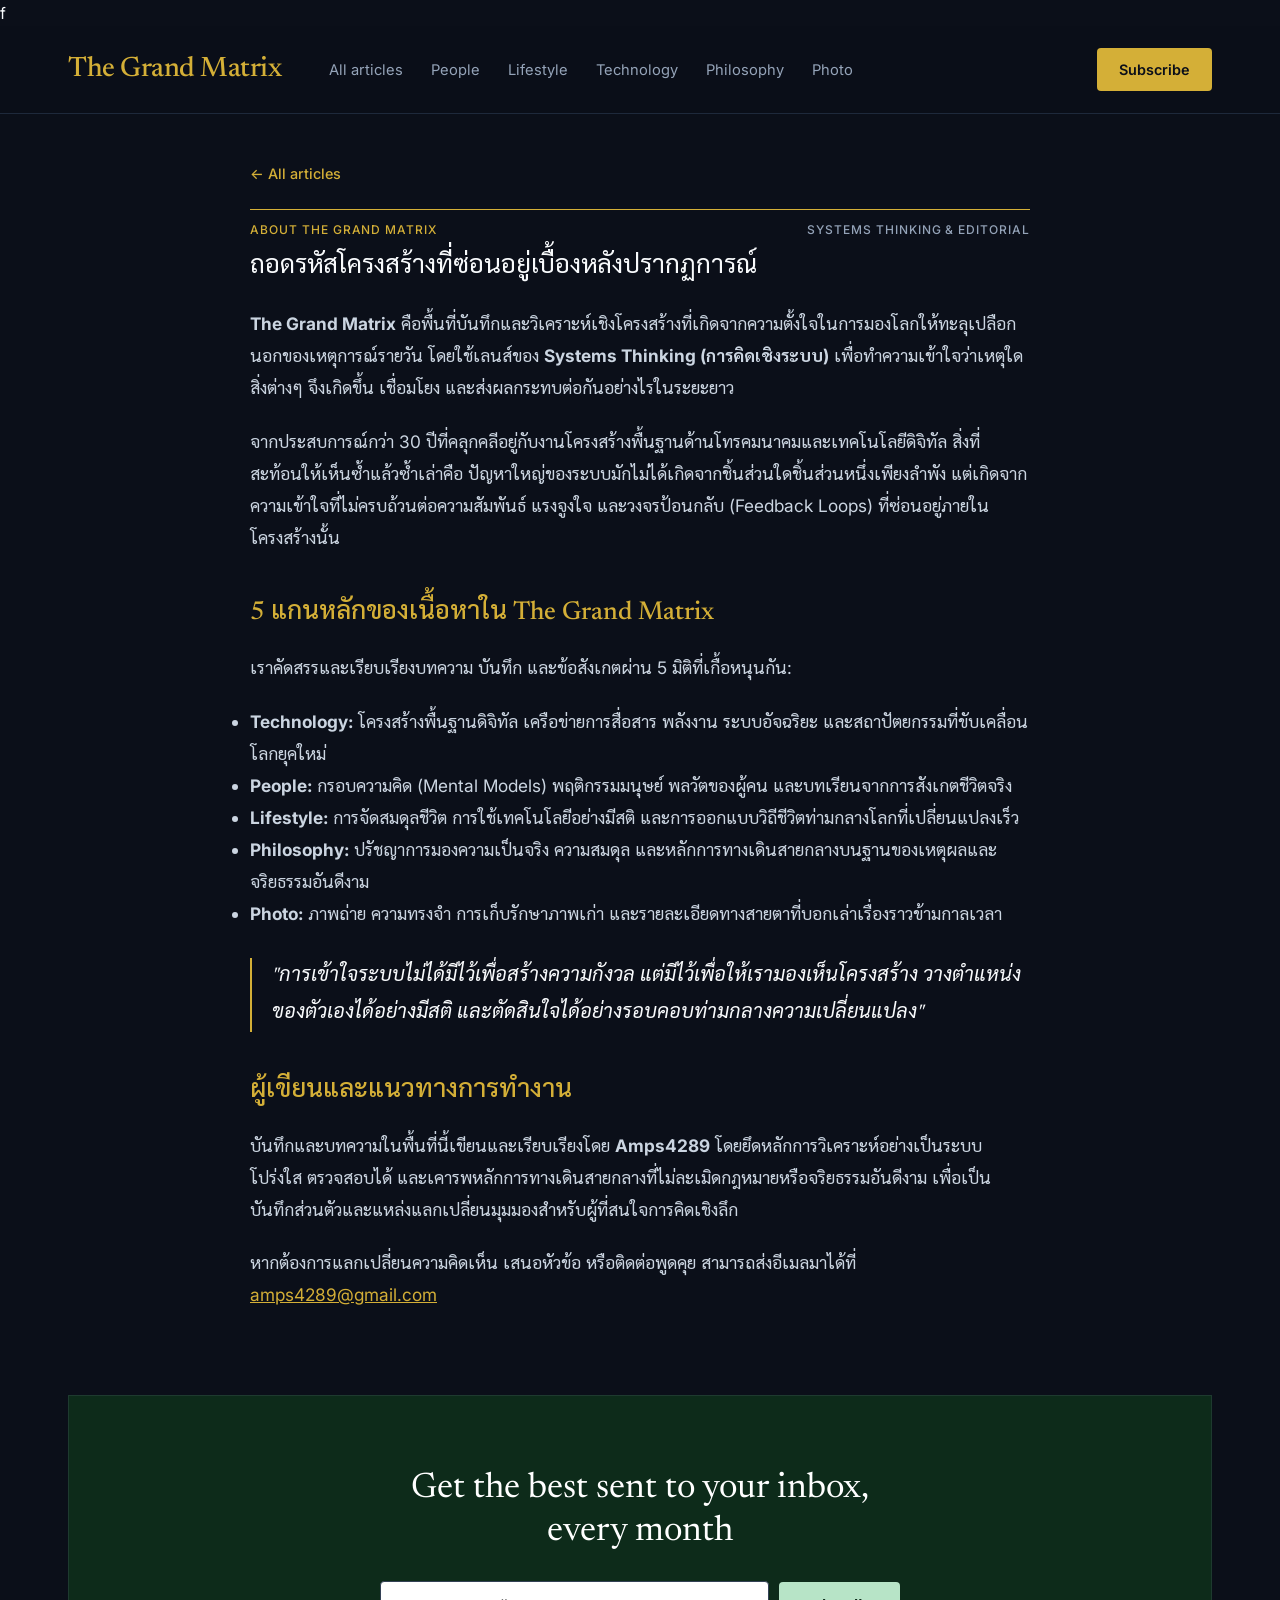
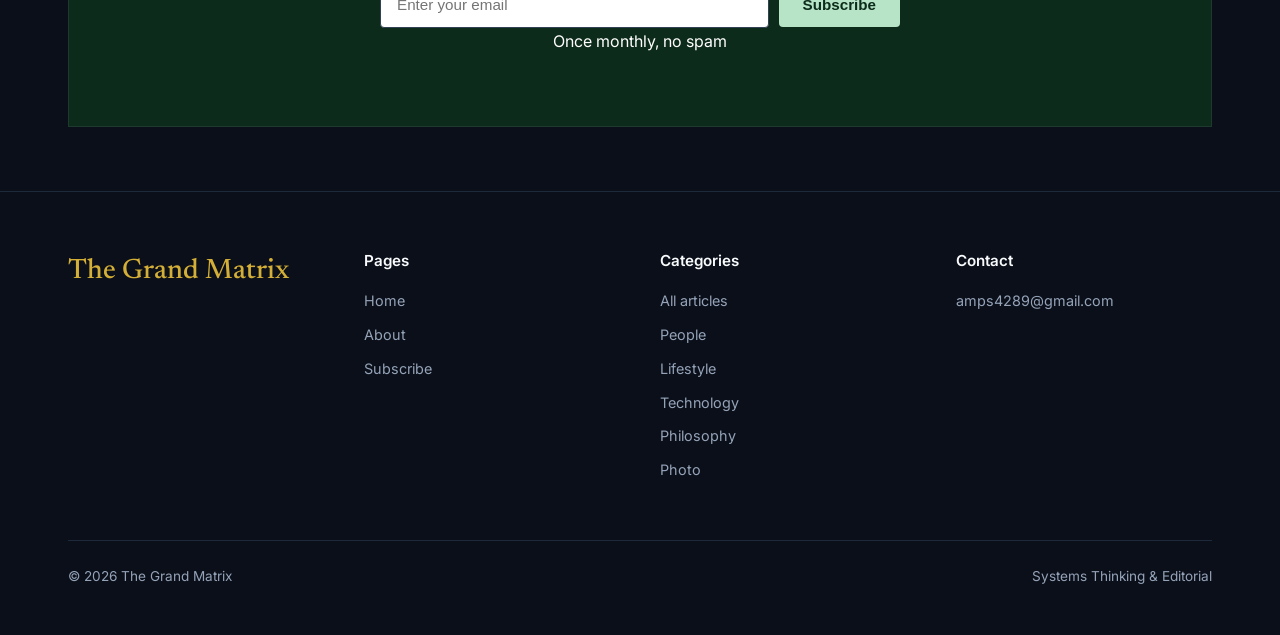
<file: about.html>
f<!DOCTYPE html>
<html lang="th">
<head>
  <meta charset="UTF-8" />
  <meta name="viewport" content="width=device-width, initial-scale=1.0" />
  <title>About | The Grand Matrix</title>
  <meta name="description" content="เกี่ยวกับ The Grand Matrix พื้นที่แห่งการถอดรหัสโครงสร้างโลกผ่านมุมมอง Systems Thinking, Technology, People, Lifestyle, Philosophy และ Photo" />
  <link rel="stylesheet" href="style.css" />
</head>
<body>

  <!-- NAVBAR -->
  <header class="navbar">
    <div class="container nav-inner">
      <div class="nav-left">
        <a href="index.html" class="brand-logo">The Grand Matrix</a>
        <ul class="nav-links" id="mainMenu">
          <li><a href="index.html">All articles</a></li>
          <li><a href="index.html?cat=People">People</a></li>
          <li><a href="index.html?cat=Lifestyle">Lifestyle</a></li>
          <li><a href="index.html?cat=Technology">Technology</a></li>
          <li><a href="index.html?cat=Philosophy">Philosophy</a></li>
          <li><a href="index.html?cat=Photo">Photo</a></li>
        </ul>
      </div>
      <div class="nav-right">
        <a href="#newsletter" class="btn-subscribe">Subscribe</a>
      </div>
      <button class="mobile-toggle" onclick="document.getElementById('mainMenu').classList.toggle('active')">&#9776;</button>
    </div>
  </header>

  <div class="container">
    <!-- ABOUT CONTENT -->
    <main class="single-post-wrap">
      <a href="index.html" class="back-link">&larr; All articles</a>
      <div class="meta-bar">
        <span>ABOUT THE GRAND MATRIX</span>
        <span class="meta-date">SYSTEMS THINKING &amp; EDITORIAL</span>
      </div>
      <h1 class="single-post-title">ถอดรหัสโครงสร้างที่ซ่อนอยู่เบื้องหลังปรากฏการณ์</h1>

      <div class="single-post-body">
        <p><strong>The Grand Matrix</strong> คือพื้นที่บันทึกและวิเคราะห์เชิงโครงสร้างที่เกิดจากความตั้งใจในการมองโลกให้ทะลุเปลือกนอกของเหตุการณ์รายวัน โดยใช้เลนส์ของ <strong>Systems Thinking (การคิดเชิงระบบ)</strong> เพื่อทำความเข้าใจว่าเหตุใดสิ่งต่างๆ จึงเกิดขึ้น เชื่อมโยง และส่งผลกระทบต่อกันอย่างไรในระยะยาว</p>

        <p>จากประสบการณ์กว่า 30 ปีที่คลุกคลีอยู่กับงานโครงสร้างพื้นฐานด้านโทรคมนาคมและเทคโนโลยีดิจิทัล สิ่งที่สะท้อนให้เห็นซ้ำแล้วซ้ำเล่าคือ ปัญหาใหญ่ของระบบมักไม่ได้เกิดจากชิ้นส่วนใดชิ้นส่วนหนึ่งเพียงลำพัง แต่เกิดจากความเข้าใจที่ไม่ครบถ้วนต่อความสัมพันธ์ แรงจูงใจ และวงจรป้อนกลับ (Feedback Loops) ที่ซ่อนอยู่ภายในโครงสร้างนั้น</p>

        <h2>5 แกนหลักของเนื้อหาใน The Grand Matrix</h2>
        <p>เราคัดสรรและเรียบเรียงบทความ บันทึก และข้อสังเกตผ่าน 5 มิติที่เกื้อหนุนกัน:</p>
        <ul>
          <li><strong>Technology:</strong> โครงสร้างพื้นฐานดิจิทัล เครือข่ายการสื่อสาร พลังงาน ระบบอัจฉริยะ และสถาปัตยกรรมที่ขับเคลื่อนโลกยุคใหม่</li>
          <li><strong>People:</strong> กรอบความคิด (Mental Models) พฤติกรรมมนุษย์ พลวัตของผู้คน และบทเรียนจากการสังเกตชีวิตจริง</li>
          <li><strong>Lifestyle:</strong> การจัดสมดุลชีวิต การใช้เทคโนโลยีอย่างมีสติ และการออกแบบวิถีชีวิตท่ามกลางโลกที่เปลี่ยนแปลงเร็ว</li>
          <li><strong>Philosophy:</strong> ปรัชญาการมองความเป็นจริง ความสมดุล และหลักการทางเดินสายกลางบนฐานของเหตุผลและจริยธรรมอันดีงาม</li>
          <li><strong>Photo:</strong> ภาพถ่าย ความทรงจำ การเก็บรักษาภาพเก่า และรายละเอียดทางสายตาที่บอกเล่าเรื่องราวข้ามกาลเวลา</li>
        </ul>

        <blockquote>"การเข้าใจระบบไม่ได้มีไว้เพื่อสร้างความกังวล แต่มีไว้เพื่อให้เรามองเห็นโครงสร้าง วางตำแหน่งของตัวเองได้อย่างมีสติ และตัดสินใจได้อย่างรอบคอบท่ามกลางความเปลี่ยนแปลง"</blockquote>

        <h2>ผู้เขียนและแนวทางการทำงาน</h2>
        <p>บันทึกและบทความในพื้นที่นี้เขียนและเรียบเรียงโดย <strong>Amps4289</strong> โดยยึดหลักการวิเคราะห์อย่างเป็นระบบ โปร่งใส ตรวจสอบได้ และเคารพหลักการทางเดินสายกลางที่ไม่ละเมิดกฎหมายหรือจริยธรรมอันดีงาม เพื่อเป็นบันทึกส่วนตัวและแหล่งแลกเปลี่ยนมุมมองสำหรับผู้ที่สนใจการคิดเชิงลึก</p>

        <p>หากต้องการแลกเปลี่ยนความคิดเห็น เสนอหัวข้อ หรือติดต่อพูดคุย สามารถส่งอีเมลมาได้ที่ <a href="mailto:amps4289@gmail.com" style="color: var(--accent-gold); text-decoration: underline;">amps4289@gmail.com</a></p>
      </div>
    </main>

    <!-- NEWSLETTER -->
    <section class="newsletter-box" id="newsletter">
      <h2>Get the best sent to your inbox, every month</h2>
      <form class="newsletter-form" onsubmit="event.preventDefault(); alert('ขอบคุณที่ติดตาม The Grand Matrix ครับ'); this.reset();">
        <input type="email" placeholder="Enter your email" required />
        <button type="submit">Subscribe</button>
      </form>
      <div class="newsletter-note">Once monthly, no spam</div>
    </section>
  </div>

  <!-- FOOTER (3 คอลัมน์: 1. Pages, 2. Categories, 3. Contact) -->
  <footer style="border-top: 1px solid #1e293b; padding: 56px 0 48px 0; color: #94a3b8; width: 100%;">
    <div class="container">
      <div style="display: grid; grid-template-columns: repeat(auto-fit, minmax(180px, 1fr)); gap: 40px; margin-bottom: 48px; align-items: start;">

        <div>
          <a href="index.html" style="font-family: 'Newsreader', 'Sarabun', Georgia, serif; font-size: 1.75rem; font-weight: 500; color: #d4af37; text-decoration: none;">The Grand Matrix</a>
        </div>

        <div>
          <h4 style="color: #f8fafc; font-size: 0.95rem; margin-bottom: 16px; font-weight: 600;">Pages</h4>
          <ul style="list-style: none; padding: 0; margin: 0;">
            <li style="margin-bottom: 10px; font-size: 0.9rem;"><a href="index.html" style="color: #94a3b8; text-decoration: none;">Home</a></li>
            <li style="margin-bottom: 10px; font-size: 0.9rem;"><a href="about.html" style="color: #94a3b8; text-decoration: none;">About</a></li>
            <li style="margin-bottom: 10px; font-size: 0.9rem;"><a href="#newsletter" style="color: #94a3b8; text-decoration: none;">Subscribe</a></li>
          </ul>
        </div>

        <div>
          <h4 style="color: #f8fafc; font-size: 0.95rem; margin-bottom: 16px; font-weight: 600;">Categories</h4>
          <ul style="list-style: none; padding: 0; margin: 0;">
            <li style="margin-bottom: 10px; font-size: 0.9rem;"><a href="index.html" style="color: #94a3b8; text-decoration: none;">All articles</a></li>
            <li style="margin-bottom: 10px; font-size: 0.9rem;"><a href="index.html?cat=People" style="color: #94a3b8; text-decoration: none;">People</a></li>
            <li style="margin-bottom: 10px; font-size: 0.9rem;"><a href="index.html?cat=Lifestyle" style="color: #94a3b8; text-decoration: none;">Lifestyle</a></li>
            <li style="margin-bottom: 10px; font-size: 0.9rem;"><a href="index.html?cat=Technology" style="color: #94a3b8; text-decoration: none;">Technology</a></li>
            <li style="margin-bottom: 10px; font-size: 0.9rem;"><a href="index.html?cat=Philosophy" style="color: #94a3b8; text-decoration: none;">Philosophy</a></li>
            <li style="margin-bottom: 10px; font-size: 0.9rem;"><a href="index.html?cat=Photo" style="color: #94a3b8; text-decoration: none;">Photo</a></li>
          </ul>
        </div>

        <div>
          <h4 style="color: #f8fafc; font-size: 0.95rem; margin-bottom: 16px; font-weight: 600;">Contact</h4>
          <ul style="list-style: none; padding: 0; margin: 0;">
            <li style="margin-bottom: 10px; font-size: 0.9rem;"><a href="mailto:amps4289@gmail.com" style="color: #94a3b8; text-decoration: none;">amps4289@gmail.com</a></li>
          </ul>
        </div>

      </div>

      <div style="border-top: 1px solid #1e293b; padding-top: 24px; display: flex; justify-content: space-between; font-size: 0.85rem; color: #94a3b8;">
        <span>&copy; 2026 The Grand Matrix</span>
        <span>Systems Thinking &amp; Editorial</span>
      </div>
    </div>
  </footer>

</body>
</html>
</file>
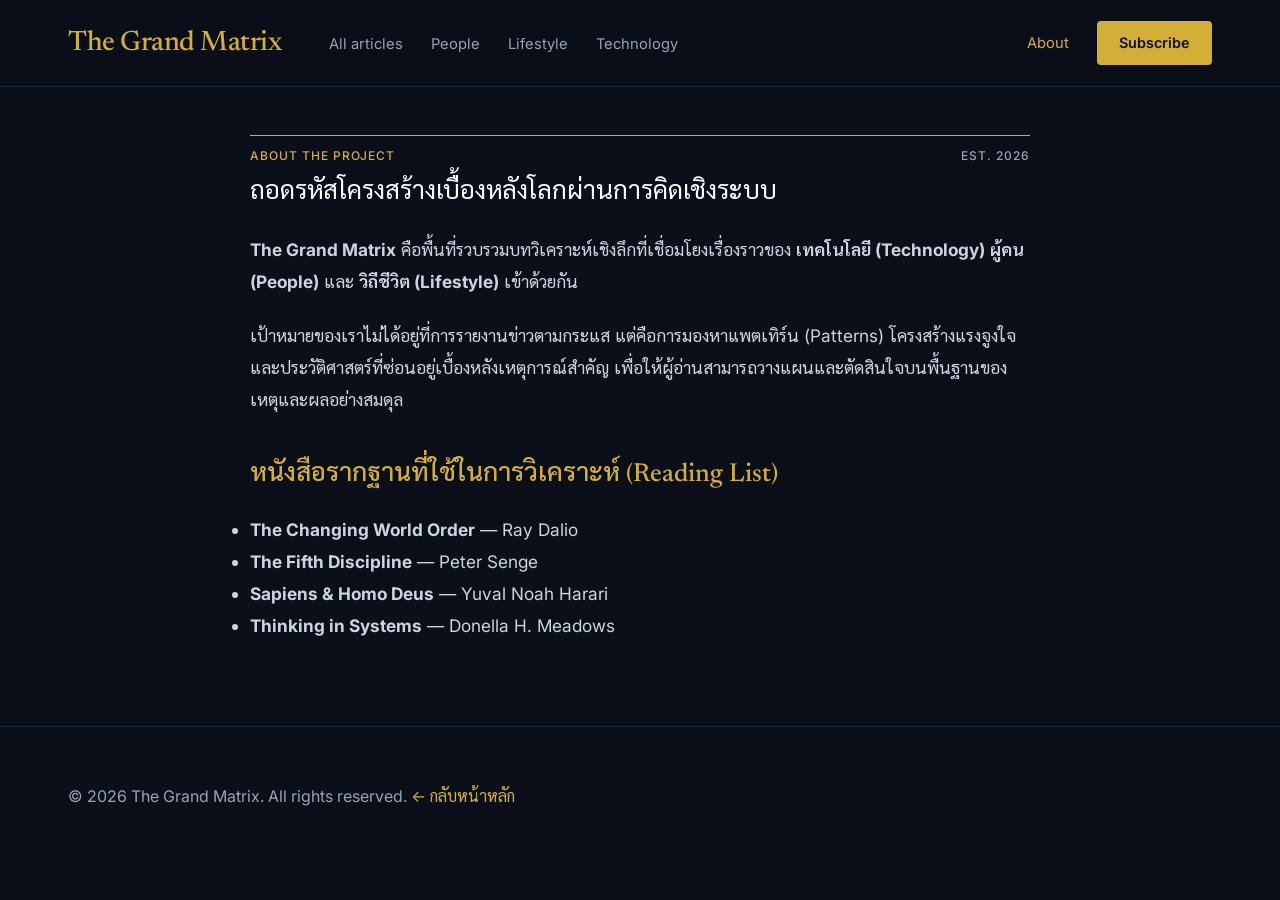
<file: about.html.html>
<!DOCTYPE html>
<html lang="th">
<head>
  <meta charset="UTF-8" />
  <meta name="viewport" content="width=device-width, initial-scale=1.0" />
  <title>About | The Grand Matrix</title>
  <link rel="stylesheet" href="style.css" />
</head>
<body>

  <header class="navbar">
    <div class="container nav-inner">
      <div class="nav-left">
        <a href="index.html" class="brand-logo">The Grand Matrix</a>
        <ul class="nav-links" id="mainMenu">
          <li><a href="index.html">All articles</a></li>
          <li><a href="index.html?cat=People">People</a></li>
          <li><a href="index.html?cat=Lifestyle">Lifestyle</a></li>
          <li><a href="index.html?cat=Technology">Technology</a></li>
        </ul>
      </div>
      <div class="nav-right">
        <a href="about.html" class="about-link" style="color: var(--accent-gold);">About</a>
        <a href="index.html#newsletter" class="btn-subscribe">Subscribe</a>
      </div>
      <button class="mobile-toggle" onclick="document.getElementById('mainMenu').classList.toggle('active')">&#9776;</button>
    </div>
  </header>

  <div class="container">
    <main class="single-post-wrap">
      <div class="meta-bar">
        <span>ABOUT THE PROJECT</span>
        <span class="meta-date">EST. 2026</span>
      </div>
      <h1 class="single-post-title">ถอดรหัสโครงสร้างเบื้องหลังโลกผ่านการคิดเชิงระบบ</h1>
      <div class="single-post-body">
        <p><strong>The Grand Matrix</strong> คือพื้นที่รวบรวมบทวิเคราะห์เชิงลึกที่เชื่อมโยงเรื่องราวของ <strong>เทคโนโลยี (Technology)</strong> <strong>ผู้คน (People)</strong> และ <strong>วิถีชีวิต (Lifestyle)</strong> เข้าด้วยกัน</p>
        <p>เป้าหมายของเราไม่ได้อยู่ที่การรายงานข่าวตามกระแส แต่คือการมองหาแพตเทิร์น (Patterns) โครงสร้างแรงจูงใจ และประวัติศาสตร์ที่ซ่อนอยู่เบื้องหลังเหตุการณ์สำคัญ เพื่อให้ผู้อ่านสามารถวางแผนและตัดสินใจบนพื้นฐานของเหตุและผลอย่างสมดุล</p>

        <h2>หนังสือรากฐานที่ใช้ในการวิเคราะห์ (Reading List)</h2>
        <ul>
          <li><strong>The Changing World Order</strong> — Ray Dalio</li>
          <li><strong>The Fifth Discipline</strong> — Peter Senge</li>
          <li><strong>Sapiens &amp; Homo Deus</strong> — Yuval Noah Harari</li>
          <li><strong>Thinking in Systems</strong> — Donella H. Meadows</li>
        </ul>
      </div>
    </main>
  </div>

  <footer class="site-footer">
    <div class="container">
      <div class="footer-bottom">
        <span>&copy; 2026 The Grand Matrix. All rights reserved.</span>
        <a href="index.html" style="color: var(--accent-gold);">&larr; กลับหน้าหลัก</a>
      </div>
    </div>
  </footer>

</body>
</html>
</file>
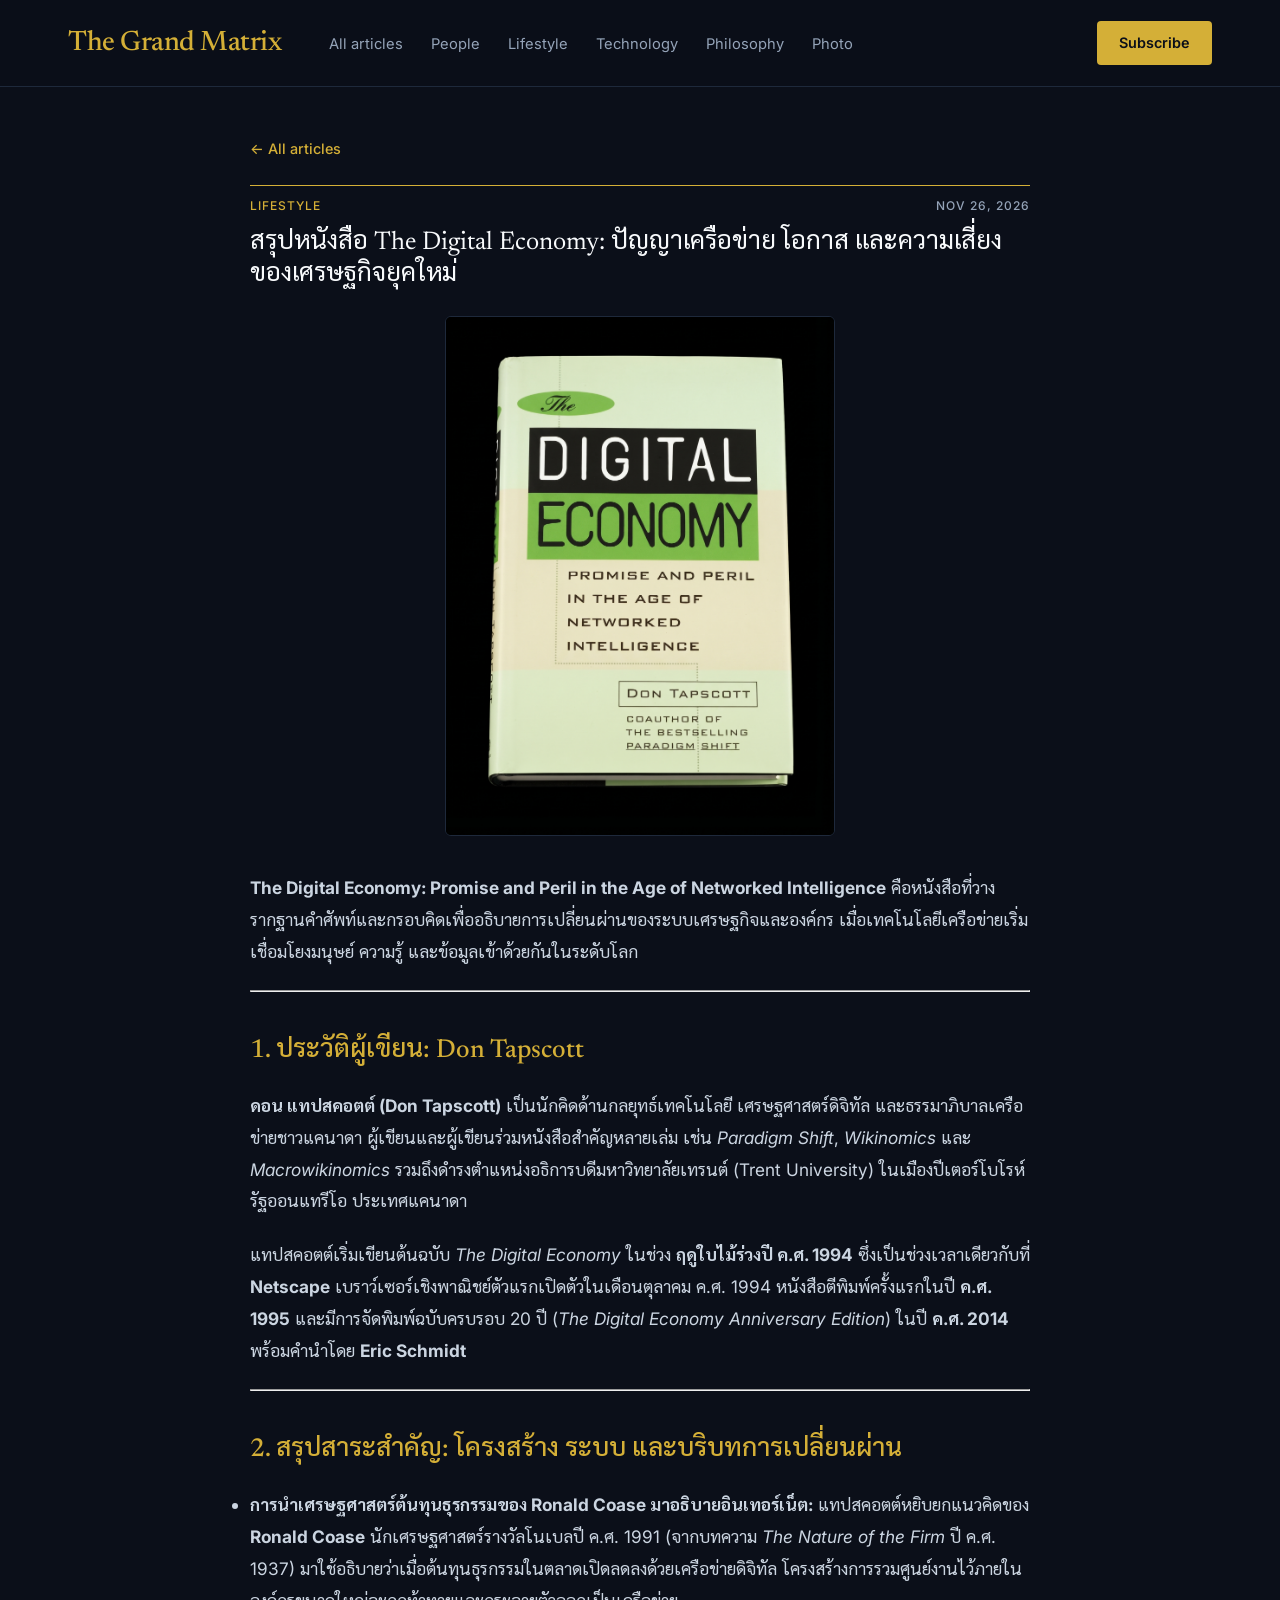
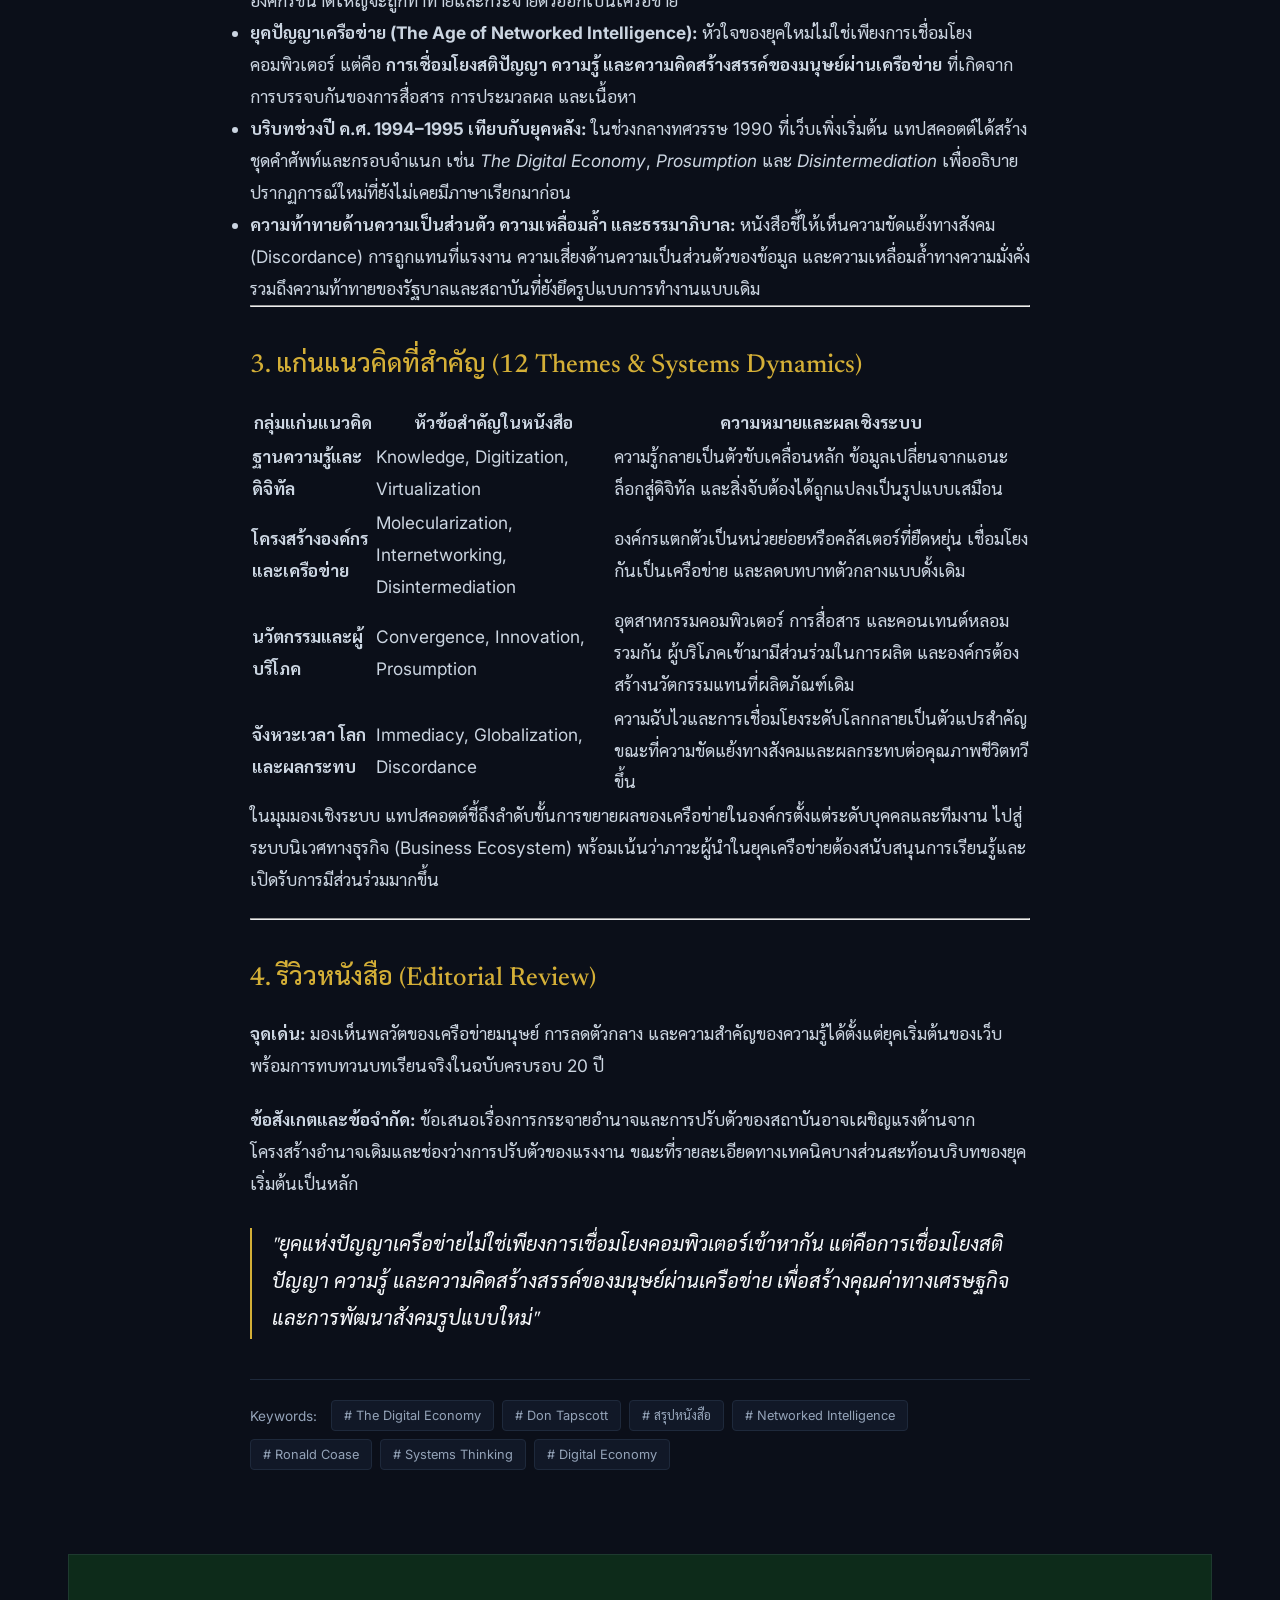
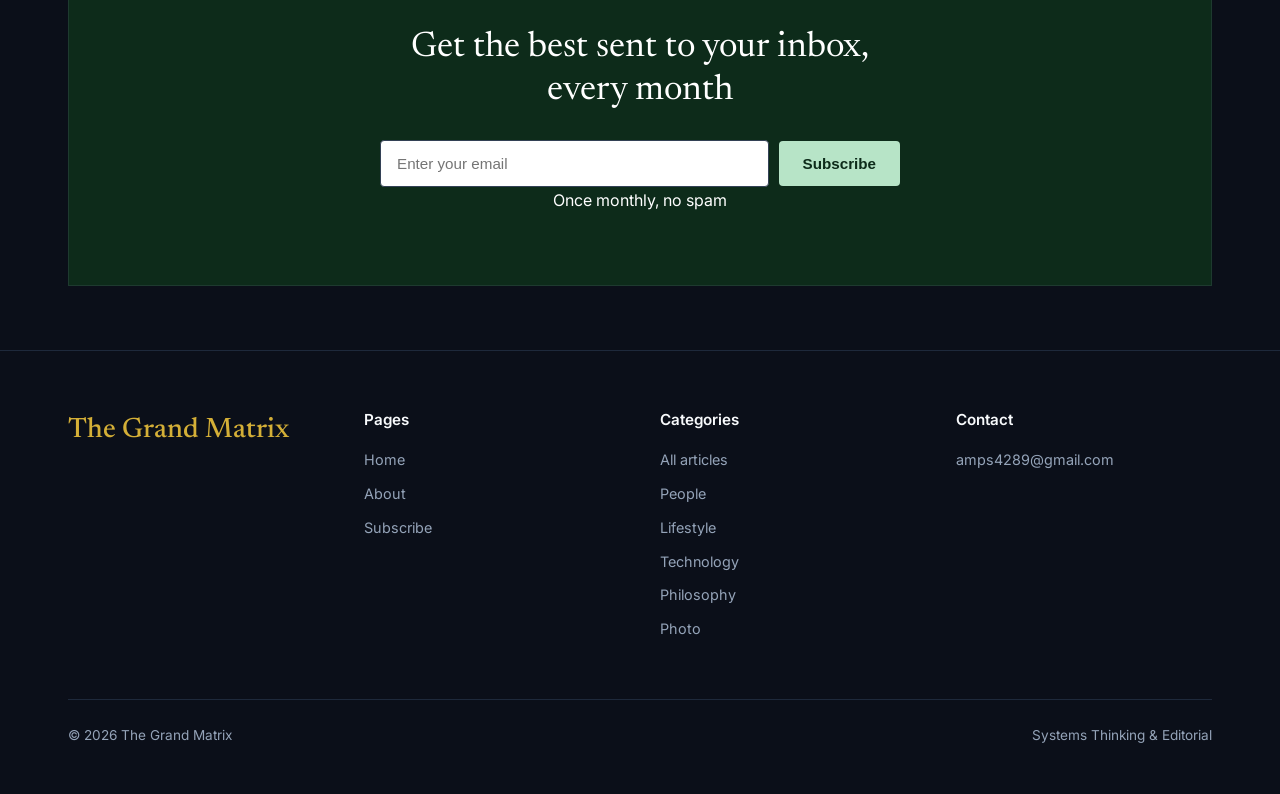
<file: post.html>
<!DOCTYPE html>
<html lang="th">
<head>
  <meta charset="UTF-8" />
  <meta name="viewport" content="width=device-width, initial-scale=1.0" />
  <title>บทความ | The Grand Matrix</title>
  <link rel="stylesheet" href="style.css" />
</head>
<body>

  <header class="navbar">
    <div class="container nav-inner">
      <div class="nav-left">
        <a href="index.html" class="brand-logo">The Grand Matrix</a>
        <ul class="nav-links" id="mainMenu">
          <li><a href="index.html">All articles</a></li>
          <li><a href="index.html?cat=People">People</a></li>
          <li><a href="index.html?cat=Lifestyle">Lifestyle</a></li>
          <li><a href="index.html?cat=Technology">Technology</a></li>
          <li><a href="index.html?cat=Philosophy">Philosophy</a></li>
          <li><a href="index.html?cat=Photo">Photo</a></li>
        </ul>
      </div>
      <div class="nav-right">
        <a href="index.html#newsletter" class="btn-subscribe">Subscribe</a>
      </div>
      <button class="mobile-toggle" onclick="document.getElementById('mainMenu').classList.toggle('active')">&#9776;</button>
    </div>
  </header>

  <div class="container">
    <main class="single-post-wrap" id="postContainer"></main>

    <section class="newsletter-box" id="newsletter">
      <h2>Get the best sent to your inbox, every month</h2>
      <form class="newsletter-form" onsubmit="event.preventDefault(); alert('ขอบคุณที่ติดตาม The Grand Matrix ครับ'); this.reset();">
        <input type="email" placeholder="Enter your email" required />
        <button type="submit">Subscribe</button>
      </form>
      <div class="newsletter-note">Once monthly, no spam</div>
    </section>
  </div>

  <!-- FOOTER (3 คอลัมน์: 1. Pages, 2. Categories, 3. Contact) -->
  <footer style="border-top: 1px solid #1e293b; padding: 56px 0 48px 0; color: #94a3b8; width: 100%;">
    <div class="container">
      <div style="display: grid; grid-template-columns: repeat(auto-fit, minmax(180px, 1fr)); gap: 40px; margin-bottom: 48px; align-items: start;">

        <div>
          <a href="index.html" style="font-family: 'Newsreader', 'Sarabun', Georgia, serif; font-size: 1.75rem; font-weight: 500; color: #d4af37; text-decoration: none;">The Grand Matrix</a>
        </div>

        <div>
          <h4 style="color: #f8fafc; font-size: 0.95rem; margin-bottom: 16px; font-weight: 600;">Pages</h4>
          <ul style="list-style: none; padding: 0; margin: 0;">
            <li style="margin-bottom: 10px; font-size: 0.9rem;"><a href="index.html" style="color: #94a3b8; text-decoration: none;">Home</a></li>
            <li style="margin-bottom: 10px; font-size: 0.9rem;"><a href="about.html" style="color: #94a3b8; text-decoration: none;">About</a></li>
            <li style="margin-bottom: 10px; font-size: 0.9rem;"><a href="#newsletter" style="color: #94a3b8; text-decoration: none;">Subscribe</a></li>
          </ul>
        </div>

        <div>
          <h4 style="color: #f8fafc; font-size: 0.95rem; margin-bottom: 16px; font-weight: 600;">Categories</h4>
          <ul style="list-style: none; padding: 0; margin: 0;">
            <li style="margin-bottom: 10px; font-size: 0.9rem;"><a href="index.html" style="color: #94a3b8; text-decoration: none;">All articles</a></li>
            <li style="margin-bottom: 10px; font-size: 0.9rem;"><a href="index.html?cat=People" style="color: #94a3b8; text-decoration: none;">People</a></li>
            <li style="margin-bottom: 10px; font-size: 0.9rem;"><a href="index.html?cat=Lifestyle" style="color: #94a3b8; text-decoration: none;">Lifestyle</a></li>
            <li style="margin-bottom: 10px; font-size: 0.9rem;"><a href="index.html?cat=Technology" style="color: #94a3b8; text-decoration: none;">Technology</a></li>
            <li style="margin-bottom: 10px; font-size: 0.9rem;"><a href="index.html?cat=Philosophy" style="color: #94a3b8; text-decoration: none;">Philosophy</a></li>
            <li style="margin-bottom: 10px; font-size: 0.9rem;"><a href="index.html?cat=Photo" style="color: #94a3b8; text-decoration: none;">Photo</a></li>
          </ul>
        </div>

        <div>
          <h4 style="color: #f8fafc; font-size: 0.95rem; margin-bottom: 16px; font-weight: 600;">Contact</h4>
          <ul style="list-style: none; padding: 0; margin: 0;">
            <li style="margin-bottom: 10px; font-size: 0.9rem;"><a href="mailto:amps4289@gmail.com" style="color: #94a3b8; text-decoration: none;">amps4289@gmail.com</a></li>
          </ul>
        </div>

      </div>

      <div style="border-top: 1px solid #1e293b; padding-top: 24px; display: flex; justify-content: space-between; font-size: 0.85rem; color: #94a3b8;">
        <span>&copy; 2026 The Grand Matrix</span>
        <span>Systems Thinking &amp; Editorial</span>
      </div>
    </div>
  </footer>

  <script src="posts-data.js"></script>
  <script>
    const params = new URLSearchParams(window.location.search);
    const postId = params.get('id');
    const post = BLOG_POSTS.find(p => p.id === postId) || BLOG_POSTS[0];

    document.title = `${post.title} | The Grand Matrix`;

    const videoHTML = post.youtubeId
      ? `<div class="video-container">
           <iframe src="https://www.youtube.com/embed/${post.youtubeId}" title="YouTube video player" allowfullscreen></iframe>
         </div>`
      : '';

    const keywordsHTML = (post.keywords || [])
      .map(kw => `<span class="keyword-tag"># ${kw}</span>`)
      .join('');

    const fullBookPosts = [
      'the-changing-world-order-ray-dalio-summary',
      'the-fifth-discipline-summary-and-review',
      'sapiens-a-brief-history-of-humankind-summary',
      'einstein-his-life-and-universe-summary',
      'a-brief-history-of-time-stephen-hawking-summary',
      'homo-deus-book-summary',
      'digital-economy-book-summary',
    ];
    const bookClass = fullBookPosts.includes(post.id) ? ' full-book-img' : '';

    document.getElementById('postContainer').innerHTML = `
      <a href="index.html" class="back-link">&larr; All articles</a>
      <div class="meta-bar">
        <span>${post.category}</span>
        <span class="meta-date">${post.date}</span>
      </div>
      <h1 class="single-post-title">${post.title}</h1>
      <img src="${post.image}" alt="${post.title}" class="single-hero-img${bookClass}" />
      <div class="single-post-body">
        ${post.content}
        ${videoHTML}
      </div>
      <div class="keywords-box">
        <span style="font-size: 0.85rem; color: var(--text-secondary); margin-right: 6px;">Keywords:</span>
        ${keywordsHTML}
      </div>
    `;
  </script>
</body>
</html>
</file>
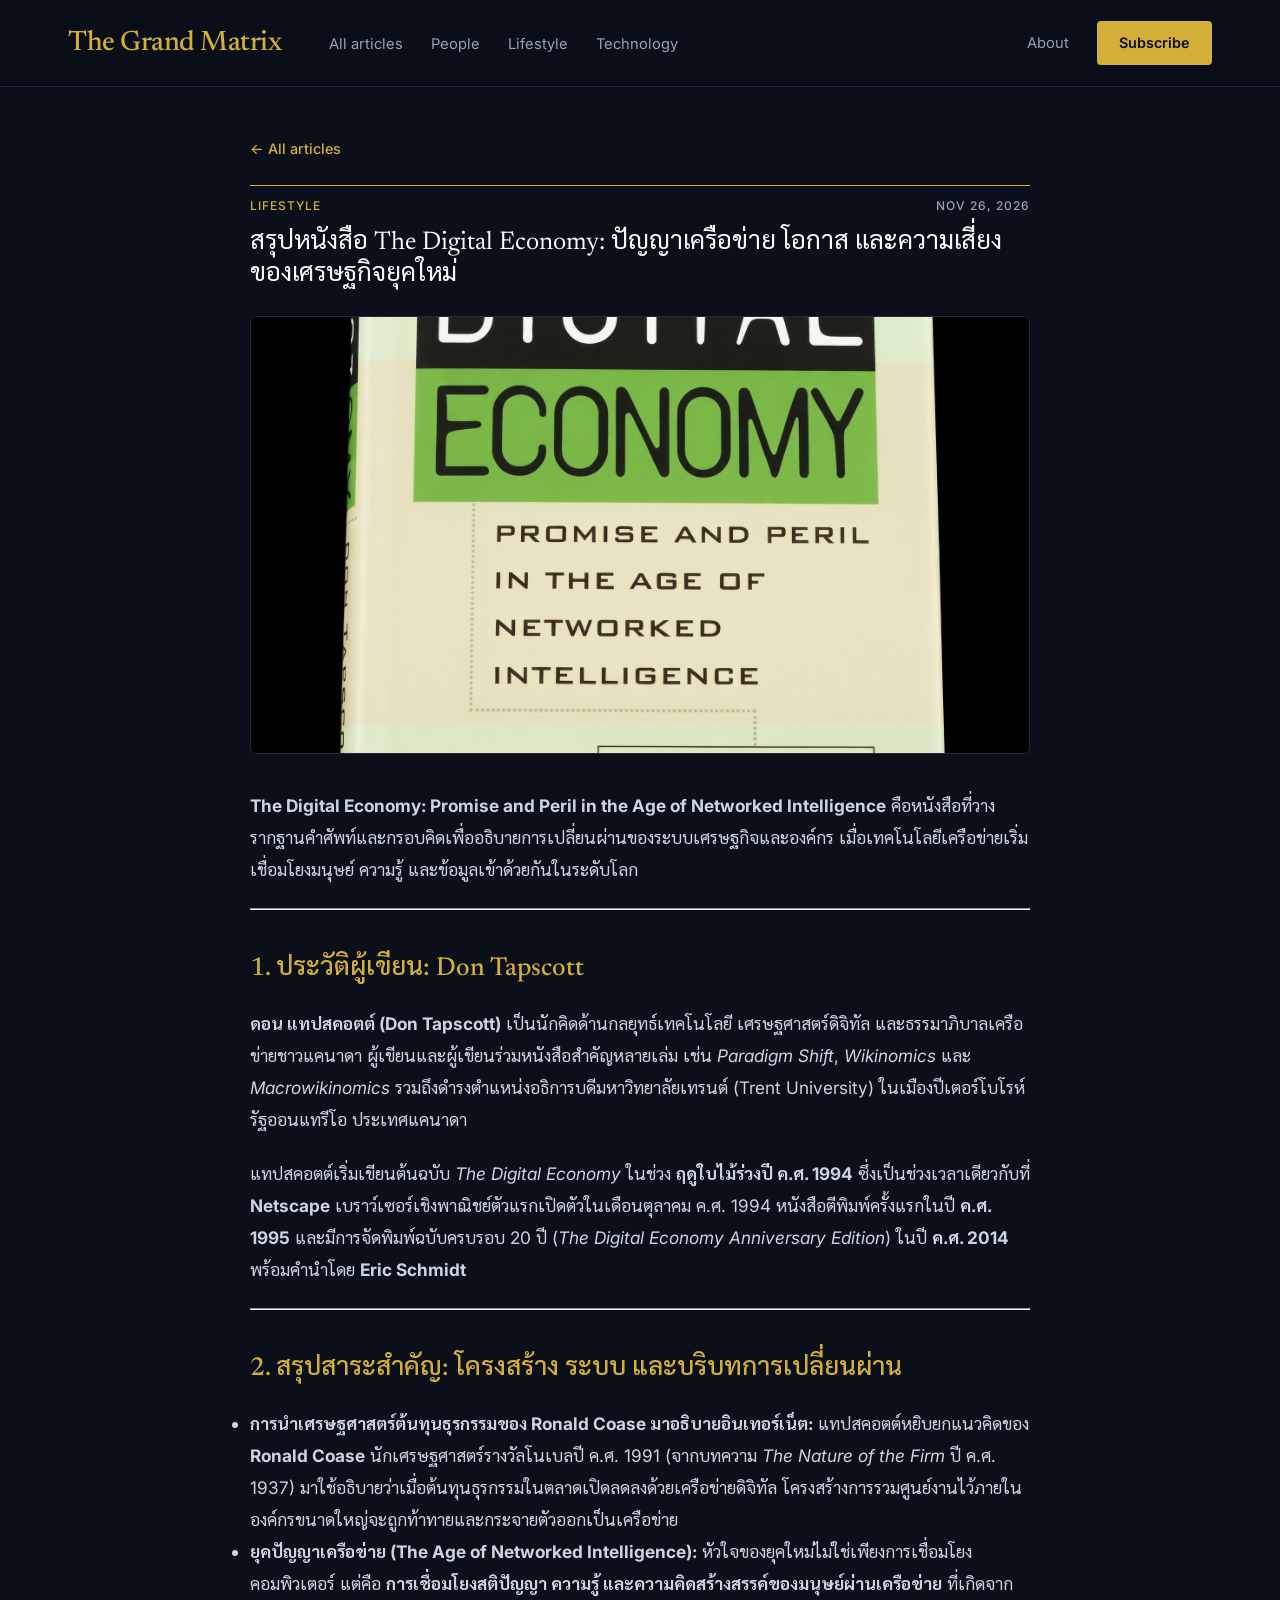
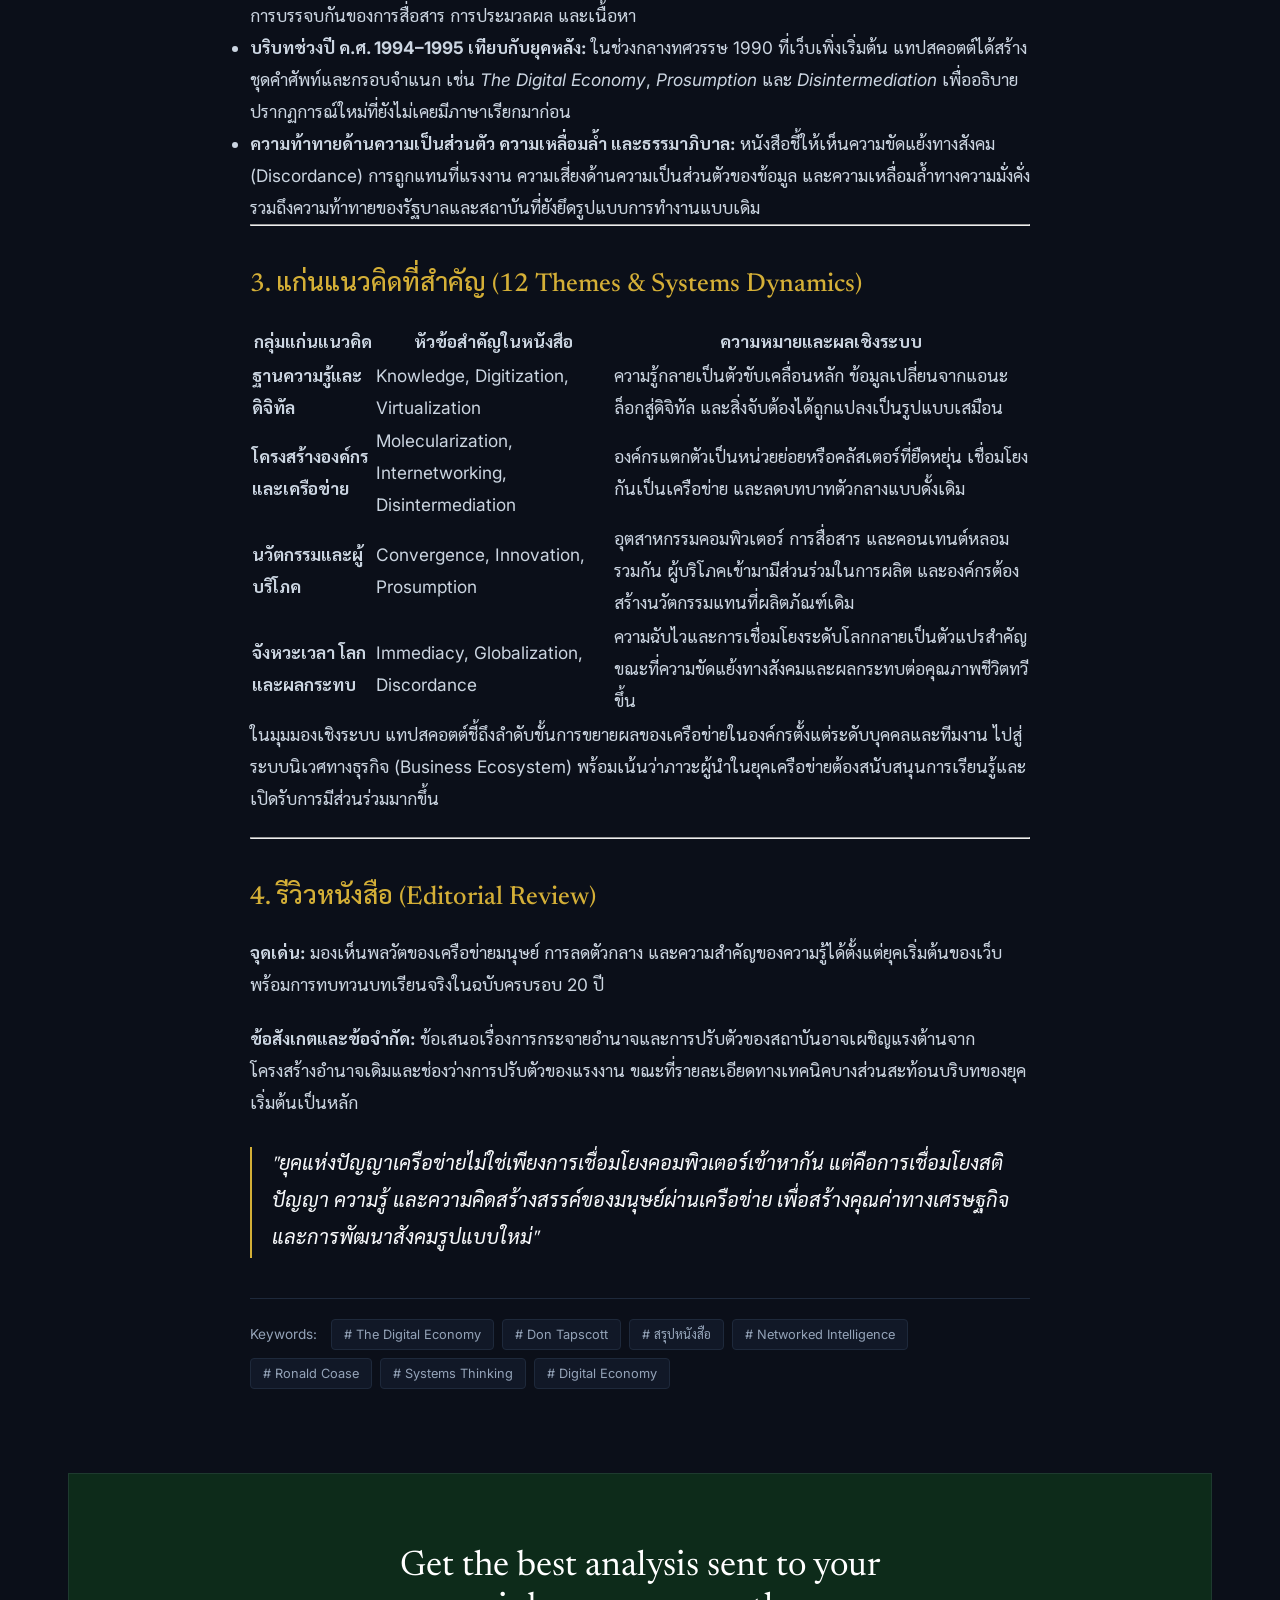
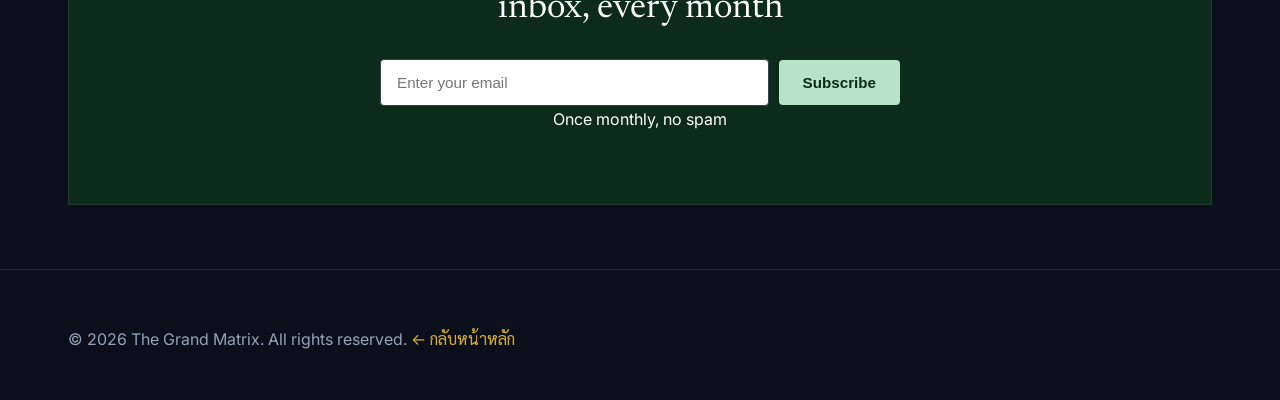
<file: post.html.html>
<!DOCTYPE html>
<html lang="th">
<head>
  <meta charset="UTF-8" />
  <meta name="viewport" content="width=device-width, initial-scale=1.0" />
  <title>บทความ | The Grand Matrix</title>
  <link rel="stylesheet" href="style.css" />
</head>
<body>

  <header class="navbar">
    <div class="container nav-inner">
      <div class="nav-left">
        <a href="index.html" class="brand-logo">The Grand Matrix</a>
        <ul class="nav-links" id="mainMenu">
          <li><a href="index.html">All articles</a></li>
          <li><a href="index.html?cat=People">People</a></li>
          <li><a href="index.html?cat=Lifestyle">Lifestyle</a></li>
          <li><a href="index.html?cat=Technology">Technology</a></li>
        </ul>
      </div>
      <div class="nav-right">
        <a href="about.html" class="about-link">About</a>
        <a href="#newsletter" class="btn-subscribe">Subscribe</a>
      </div>
      <button class="mobile-toggle" onclick="document.getElementById('mainMenu').classList.toggle('active')">&#9776;</button>
    </div>
  </header>

  <div class="container">
    <main class="single-post-wrap" id="postContainer">
      <!-- เนื้อหาบทความจะถูกดึงมาแสดงที่นี่ -->
    </main>

    <section class="newsletter-box" id="newsletter">
      <h2>Get the best analysis sent to your inbox, every month</h2>
      <form class="newsletter-form" onsubmit="event.preventDefault(); alert('ขอบคุณที่ติดตาม The Grand Matrix ครับ'); this.reset();">
        <input type="email" placeholder="Enter your email" required />
        <button type="submit">Subscribe</button>
      </form>
      <div class="newsletter-note">Once monthly, no spam</div>
    </section>
  </div>

  <footer class="site-footer">
    <div class="container">
      <div class="footer-bottom">
        <span>&copy; 2026 The Grand Matrix. All rights reserved.</span>
        <a href="index.html" style="color: var(--accent-gold);">&larr; กลับหน้าหลัก</a>
      </div>
    </div>
  </footer>

  <script src="posts-data.js"></script>
  <script>
    const params = new URLSearchParams(window.location.search);
    const postId = params.get('id');
    const post = BLOG_POSTS.find(p => p.id === postId) || BLOG_POSTS[0];

    document.title = `${post.title} | The Grand Matrix`;

    const videoHTML = post.youtubeId
      ? `<div class="video-container">
           <iframe src="https://www.youtube.com/embed/${post.youtubeId}" title="YouTube video player" allowfullscreen></iframe>
         </div>`
      : '';

    const keywordsHTML = (post.keywords || [])
      .map(kw => `<span class="keyword-tag"># ${kw}</span>`)
      .join('');

    document.getElementById('postContainer').innerHTML = `
      <a href="index.html" class="back-link">&larr; All articles</a>
      <div class="meta-bar">
        <span>${post.category}</span>
        <span class="meta-date">${post.date}</span>
      </div>
      <h1 class="single-post-title">${post.title}</h1>
      <img src="${post.image}" alt="${post.title}" class="single-hero-img" />
      <div class="single-post-body">
        ${post.content}
        ${videoHTML}
      </div>
      <div class="keywords-box">
        <span style="font-size: 0.85rem; color: var(--text-secondary); margin-right: 6px;">Keywords:</span>
        ${keywordsHTML}
      </div>
    `;
  </script>
</body>
</html>
</file>
<file: style.css>
@import url('https://fonts.googleapis.com/css2?family=Inter:wght@400;500;600&family=Newsreader:ital,opsz,wght@0,6..72,400;0,6..72,500;0,6..72,600;1,6..72,400&family=Sarabun:wght@300;400;500;600;700&display=swap');

:root {
  --bg-main: #0b0f19;
  --bg-card: #111827;
  --bg-newsletter: #0d2b1a;
  --text-primary: #f8fafc;
  --text-secondary: #94a3b8;
  --accent-gold: #d4af37;
  --accent-mint: #b7e4c7;
  --border-subtle: #1e293b;
  --font-serif: 'Newsreader', 'Sarabun', Georgia, serif;
  --font-sans: 'Inter', 'Sarabun', -apple-system, sans-serif;
}

* {
  box-sizing: border-box;
  margin: 0;
  padding: 0;
}

body {
  background-color: var(--bg-main);
  color: var(--text-primary);
  font-family: var(--font-sans);
  line-height: 1.65;
  -webkit-font-smoothing: antialiased;
}

a {
  color: inherit;
  text-decoration: none;
  transition: color 0.2s ease, opacity 0.2s ease;
}

img {
  max-width: 100%;
  height: auto;
  display: block;
  border-radius: 6px;
}

.container {
  max-width: 1200px;
  margin: 0 auto;
  padding: 0 28px;
}

/* --- 1. NAVBAR --- */
.navbar {
  border-bottom: 1px solid var(--border-subtle);
  padding: 20px 0;
  position: sticky;
  top: 0;
  background: rgba(11, 15, 25, 0.95);
  backdrop-filter: blur(10px);
  z-index: 1000;
}

.nav-inner {
  display: flex;
  justify-content: space-between;
  align-items: center;
}

.nav-left {
  display: flex;
  align-items: center;
  gap: 48px;
}

.brand-logo {
  font-family: var(--font-serif);
  font-size: 1.75rem;
  font-weight: 500;
  color: var(--accent-gold);
  letter-spacing: -0.5px;
}

.nav-links {
  display: flex;
  gap: 28px;
  list-style: none;
}

.nav-links a {
  font-size: 0.92rem;
  color: var(--text-secondary);
  font-weight: 400;
  cursor: pointer;
}

.nav-links a:hover,
.nav-links a.active {
  color: var(--accent-gold);
  font-weight: 600;
}

.nav-right {
  display: flex;
  align-items: center;
  gap: 28px;
}

.nav-right a.about-link {
  font-size: 0.92rem;
  color: var(--text-secondary);
}

.nav-right a.about-link:hover {
  color: var(--text-primary);
}

.btn-subscribe {
  background-color: var(--accent-gold);
  color: #0b0f19 !important;
  padding: 10px 22px;
  border-radius: 4px;
  font-size: 0.9rem;
  font-weight: 600;
}

.btn-subscribe:hover {
  opacity: 0.9;
}

.mobile-toggle {
  display: none;
  background: none;
  border: none;
  color: var(--text-primary);
  font-size: 1.6rem;
  cursor: pointer;
}

/* --- 2. HERO WELCOME SECTION --- */
.hero-section {
  padding: 68px 0 56px 0;
  border-bottom: 1px solid var(--border-subtle);
  margin-bottom: 52px;
}

/* ขนาด Welcome บนคอมพิวเตอร์ (ปรับตัวเลขนี้ได้ทั้งเพิ่มและลด) */
.hero-title {
  font-family: var(--font-serif);
  font-size: 1.95rem;
  font-weight: 400;
  line-height: 1.25;
  max-width: 780px;
  color: var(--text-primary);
  letter-spacing: -0.02em;
}

/* --- 3. ASYMMETRIC EDITORIAL GRID --- */
.editorial-layout {
  display: grid;
  grid-template-columns: 1.05fr 1fr;
  gap: 56px;
  margin-bottom: 88px;
}

.section-label {
  font-family: var(--font-serif);
  font-size: 1.2rem;
  color: var(--text-primary);
  margin-bottom: 20px;
  font-weight: 500;
}

.featured-list {
  display: flex;
  flex-direction: column;
  gap: 56px;
}

.featured-card img {
  width: 100%;
  aspect-ratio: 16 / 10;
  object-fit: cover;
  margin-bottom: 16px;
  border: 1px solid var(--border-subtle);
}

.meta-bar {
  display: flex;
  justify-content: space-between;
  align-items: center;
  border-top: 1px solid var(--accent-gold);
  padding-top: 10px;
  margin-bottom: 12px;
  font-size: 0.75rem;
  text-transform: uppercase;
  letter-spacing: 0.08em;
  color: var(--accent-gold);
  font-weight: 500;
}

.meta-date {
  color: var(--text-secondary);
}

/* ขนาดหัวข้อ Featured บนคอมพิวเตอร์ (ปรับตัวเลขนี้ได้ทั้งเพิ่มและลด) */
.featured-title,
.featured-title a {
  font-family: var(--font-serif);
  font-size: 1.45rem;
  line-height: 1.3;
  margin-bottom: 14px;
  font-weight: 400;
  color: var(--text-primary);
  letter-spacing: -0.015em;
}

.featured-title a:hover {
  color: var(--accent-gold);
}

.featured-excerpt {
  color: var(--text-secondary);
  font-size: 0.98rem;
  line-height: 1.68;
}

.recent-grid {
  display: grid;
  grid-template-columns: 1fr 1fr;
  gap: 40px 26px;
}

.recent-card img {
  width: 100%;
  aspect-ratio: 4 / 3;
  object-fit: cover;
  margin-bottom: 14px;
  border: 1px solid var(--border-subtle);
}

.recent-title {
  font-family: var(--font-serif);
  font-size: 1.42rem;
  line-height: 1.28;
  margin-bottom: 10px;
  font-weight: 400;
  color: var(--text-primary);
}

.recent-title a:hover {
  color: var(--accent-gold);
}

.recent-excerpt {
  color: var(--text-secondary);
  font-size: 0.88rem;
  line-height: 1.6;
}

/* --- 4. SINGLE POST VIEW --- */
.single-post-wrap {
  max-width: 780px;
  margin: 48px auto 84px auto;
}

.back-link {
  display: inline-block;
  color: var(--accent-gold);
  font-size: 0.9rem;
  margin-bottom: 24px;
  font-weight: 500;
}

.single-post-title {
  font-family: var(--font-serif);
  font-size: 1.6rem;
  line-height: 1.25;
  margin-bottom: 24px;
  color: var(--text-primary);
  font-weight: 400;
}

.single-hero-img {
  width: 100%;
  aspect-ratio: 16 / 9;
  object-fit: cover;
  margin-bottom: 36px;
  border: 1px solid var(--border-subtle);
}

.single-post-body {
  font-size: 1.08rem;
  line-height: 1.85;
  color: #cbd5e1;
}

.single-post-body h2,
.single-post-body h3 {
  font-family: var(--font-serif);
  color: var(--accent-gold);
  font-weight: 500;
  margin: 36px 0 14px 0;
}

.single-post-body p {
  margin-bottom: 22px;
}

.single-post-body blockquote {
  border-left: 2px solid var(--accent-gold);
  padding-left: 20px;
  margin: 28px 0;
  color: var(--text-primary);
  font-family: var(--font-serif);
  font-size: 1.25rem;
  font-style: italic;
}

.video-container {
  position: relative;
  padding-bottom: 56.25%;
  height: 0;
  overflow: hidden;
  border-radius: 6px;
  border: 1px solid var(--border-subtle);
  margin: 32px 0;
}

.video-container iframe {
  position: absolute;
  top: 0;
  left: 0;
  width: 100%;
  height: 100%;
  border: 0;
}

.keywords-box {
  margin-top: 40px;
  padding-top: 20px;
  border-top: 1px solid var(--border-subtle);
  display: flex;
  flex-wrap: wrap;
  gap: 8px;
  align-items: center;
}

.keyword-tag {
  background: var(--bg-card);
  border: 1px solid var(--border-subtle);
  color: var(--text-secondary);
  font-size: 0.8rem;
  padding: 4px 12px;
  border-radius: 4px;
}

/* --- 5. NEWSLETTER BANNER --- */
.newsletter-box {
  background-color: var(--bg-newsletter);
  border: 1px solid #1e3a2f;
  color: #ffffff;
  padding: 72px 24px;
  text-align: center;
  margin-bottom: 64px;
}

.newsletter-box h2 {
  font-family: var(--font-serif);
  font-size: 2.2rem;
  font-weight: 400;
  max-width: 520px;
  margin: 0 auto 28px auto;
  line-height: 1.2;
}

.newsletter-form {
  display: flex;
  flex-direction: row;
  justify-content: center;
  align-items: center;
  max-width: 520px;
  margin: 0 auto;
  gap: 10px;
}

.newsletter-form input {
  flex: 1;
  padding: 14px 16px;
  border-radius: 4px;
  border: 1px solid #334155;
  background: #ffffff;
  color: #0b0f19;
  font-size: 0.95rem;
}

.newsletter-form button {
  padding: 14px 24px;
  border-radius: 4px;
  border: none;
  background: var(--accent-mint);
  color: #0d2b1a;
  font-weight: 600;
  font-size: 0.95rem;
  cursor: pointer;
  white-space: nowrap;
}

/* --- 6. FOOTER --- */
.site-footer {
  border-top: 1px solid #1e293b;
  padding: 56px 0 48px 0;
  color: #94a3b8;
  width: 100%;
}

.footer-grid {
  display: grid;
  grid-template-columns: 1.6fr 1fr 1fr 1.3fr;
  gap: 40px;
  margin-bottom: 48px;
  align-items: start;
}

.footer-col h4 {
  color: #f8fafc;
  font-size: 0.95rem;
  margin-bottom: 16px;
  font-weight: 600;
}

.footer-col ul {
  list-style: none;
  padding: 0;
  margin: 0;
}

.footer-col li {
  margin-bottom: 10px;
  font-size: 0.9rem;
  list-style-type: none;
}

.footer-col a {
  color: #94a3b8;
  text-decoration: none;
}

.footer-col a:hover {
  color: #d4af37;
}
.single-hero-img {
  width: 100%;
  max-width: 100%;
  height: auto;
  display: block;
  border-radius: 6px;
  background: #000;
}
/* เฉพาะภาพหน้าเดี่ยวของบทความ Changing World Order ให้เห็นเต็มภาพ ไม่ตัดขอบ */
.single-hero-img.full-book-img {
  width: auto !important;
  max-width: 100% !important;
  max-height: 520px !important;
  height: auto !important;
  aspect-ratio: auto !important;
  object-fit: contain !important;
  margin: 0 auto 36px auto !important;


}
</file>
